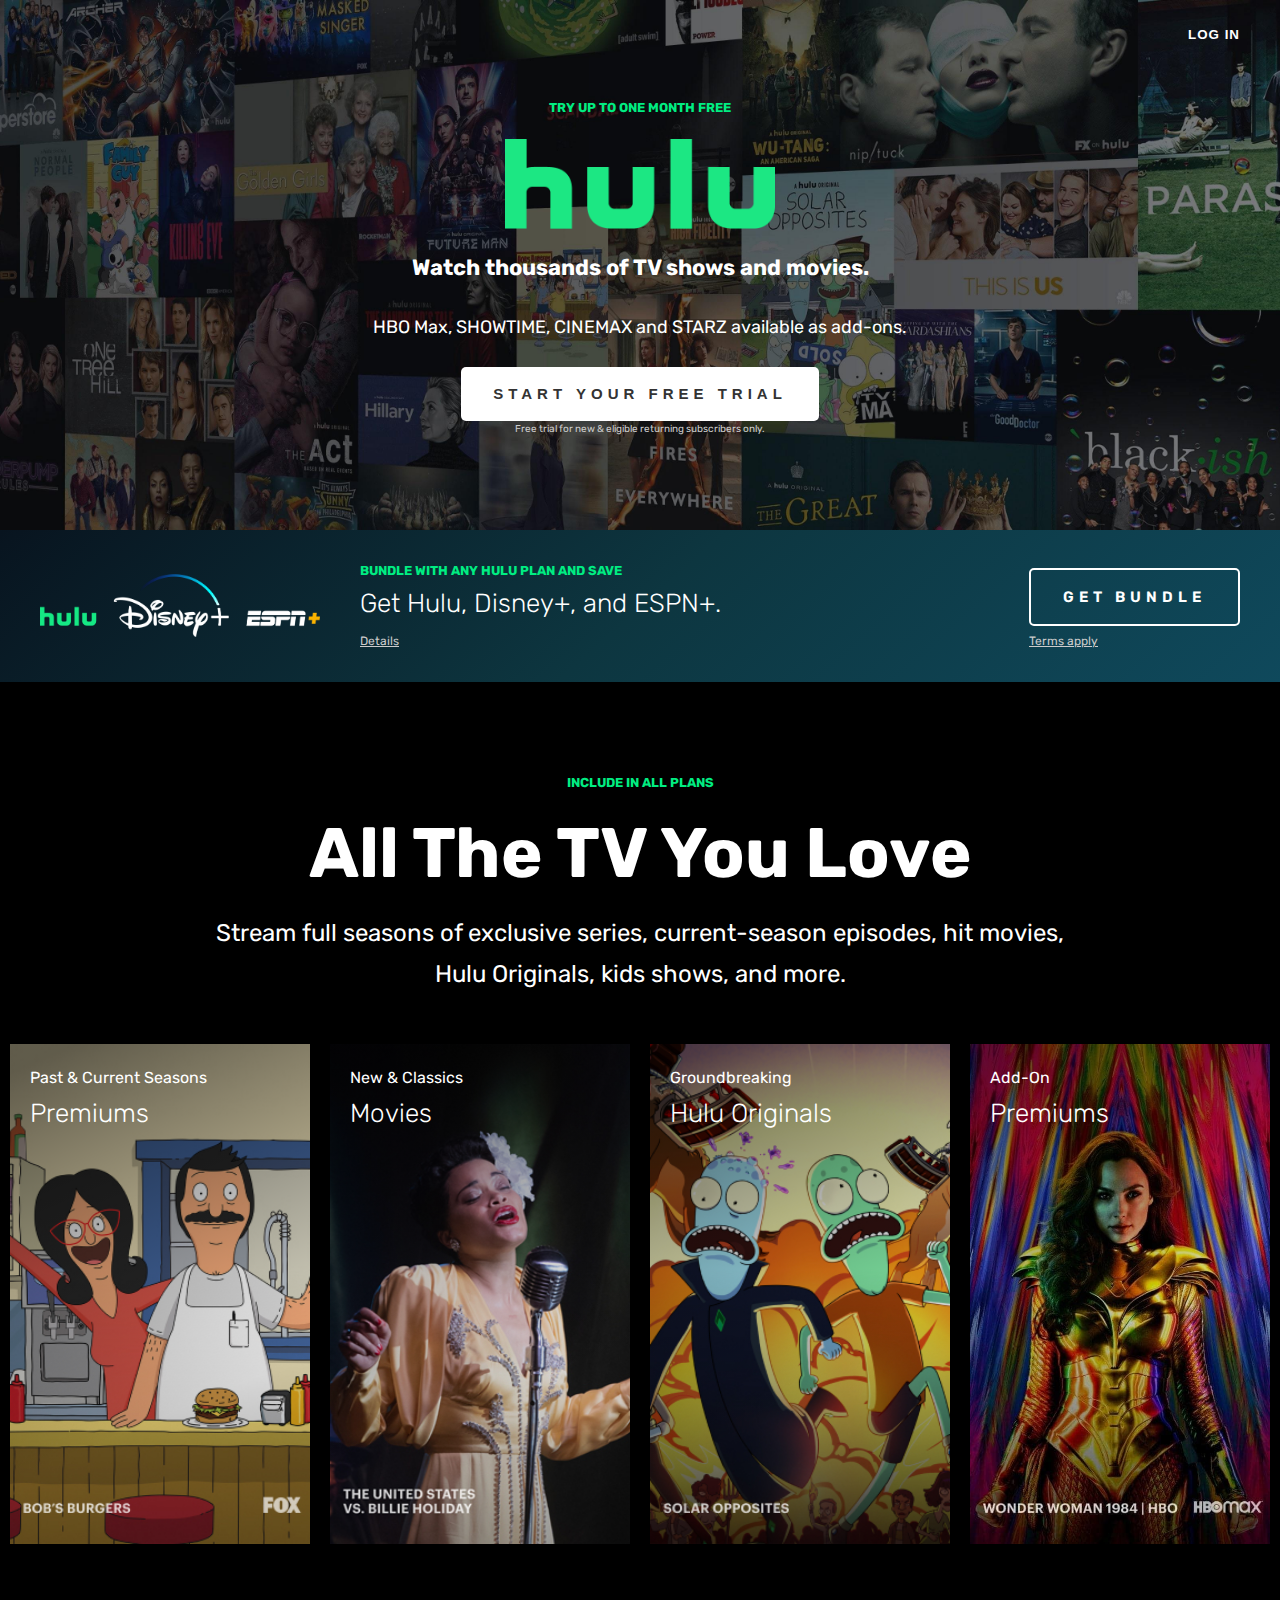
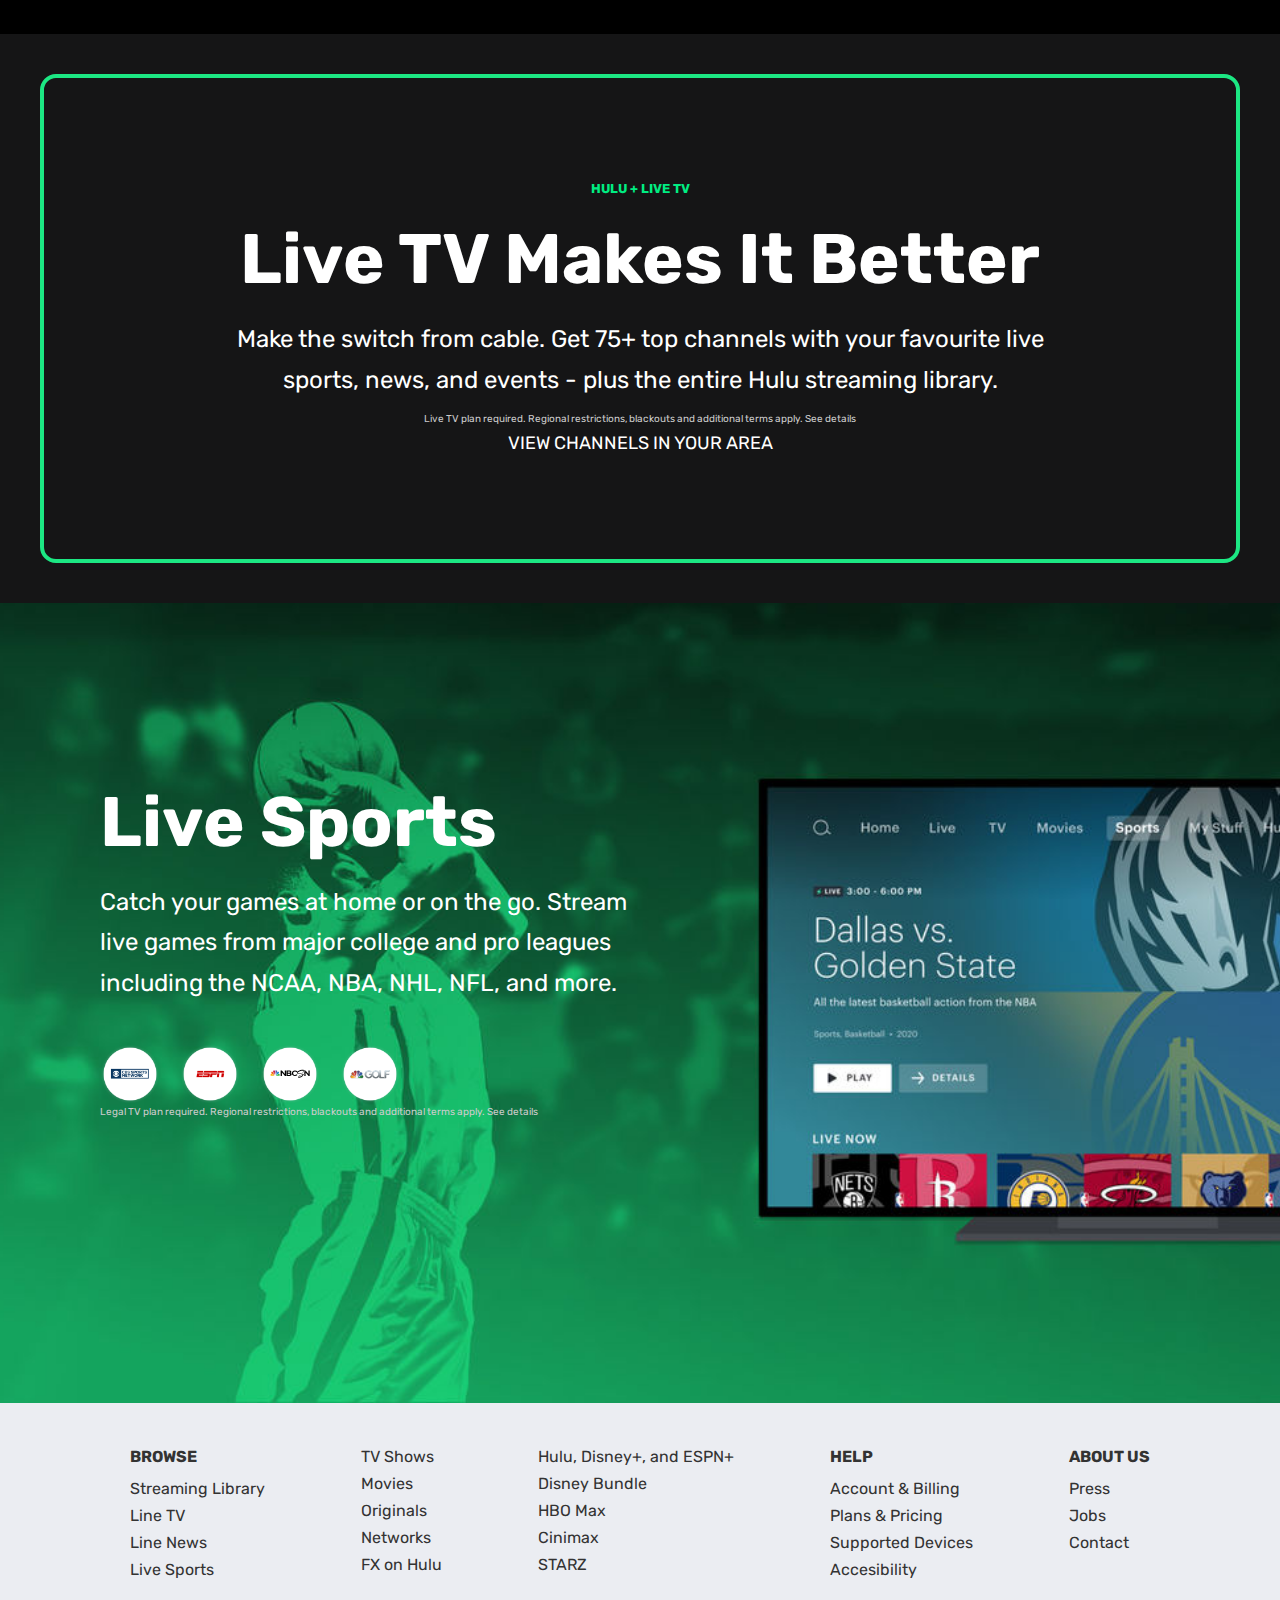
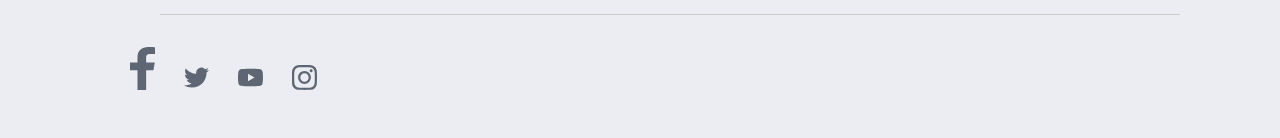
<file: index.html>
<!DOCTYPE html>
<html lang="en">

<head>
    <!---https://www.youtube.com/watch?v=9OVLaEjY-Rc--->
    <meta charset="UTF-8" />
    <meta name="viewport" content="width=device-width, initial-scale=1.0" />
    <meta http-equiv="X-UA-Compatible" content="ie=edge" />
    <title>Hulu</title>
    <!-- Remote style sheet -->
    <link rel="stylesheet" href="style/styles.css">
    <link rel="shortcut icon" href="#">
</head>

<body>
    <header class="header">
        <nav>
            <ul>
                <li>
                    <button class="login-btn">Log In</button>
                </li>
            </ul>
        </nav>

        <div class="header-content">
            <h4>Try up to one month free</h4>
            <img src="img/logo.png" alt="Hulu" class="logo">
            <div class="header-text-1">
                Watch thousands of TV shows and movies.
            </div>

            <div class="header-text-2">
                HBO Max, SHOWTIME, CINEMAX and STARZ available as add-ons.
            </div>
            <button class="btn btn-cta">Start Your Free Trial</button>
            <div class="legal-text">Free trial for new & eligible returning subscribers only.</div>
        </div>
    </header>

    <section class="sub-header">
        <img src="img/logos.png" alt="">
        <div>
            <h4>Bundle with any Hulu plan and save</h4>
            <h3>Get Hulu, Disney+, and ESPN+.</h3>
            <a href="#" class="sub-link">Details</a>
        </div>
        <div>
            <a href="#" class="btn btn-outline">Get Bundle</a>
            <a href="#" class="sub-link">Terms apply</a>
        </div>
    </section>

    <section class="categories">
        <h4>Include in all plans</h4>
        <div class="text-xl">All The TV You Love</div>
        <div class="sub-text">
            Stream full seasons of exclusive series, current-season episodes, hit movies, Hulu Originals, kids shows, and more.
        </div>

        <div class="covers">
            <div class="cover-1">
                <div class="cover-grad">
                    <div class="cover-text">
                        <div class="sub-title">Past & Current Seasons</div>
                        <h3>Premiums</h3>
                    </div>
                </div>
            </div>
            <div class="cover-2">
                <div class="cover-grad">
                    <div class="cover-text">
                        <div class="sub-title">New & Classics</div>
                        <h3>Movies</h3>
                    </div>
                </div>
            </div>
            <div class="cover-3">
                <div class="cover-grad">
                    <div class="cover-text">
                        <div class="sub-title">Groundbreaking</div>
                        <h3>Hulu Originals</h3>
                    </div>
                </div>
            </div>
            <div class="cover-4">
                <div class="cover-grad">
                    <div class="cover-text">
                        <div class="sub-title">Add-On</div>
                        <h3>Premiums</h3>
                    </div>
                </div>
            </div>
        </div>
    </section>

    <section class="live">
        <div class="live-border">
            <h4>Hulu + Live TV</h4>
            <div class="text-xl">Live TV Makes It Better</div>
            <div class="sub-text">Make the switch from cable. Get 75+ top channels with your favourite live sports, news, and events - plus the entire Hulu streaming library.
            </div>
            <div class="legal-text">Live TV plan required. Regional restrictions, blackouts and additional terms apply. See details
            </div>
            <a href="#">View Channels In Your Area</a>
        </div>
    </section>

    <section class="live-sports">
        <div class="live-sports-content">
            <div class="text-xl">
                Live Sports
            </div>
            <div class="sub-text">
                Catch your games at home or on the go. Stream live games from major college and pro leagues including the NCAA, NBA, NHL, NFL, and more.
            </div>
            <div class="live-sports-logos">
                <div>
                    <img src="img/live-sports-logo-1.png" alt="">
                </div>
                <div>
                    <img src="img/live-sports-logo-2.png" alt="">
                </div>
                <div>
                    <img src="img/live-sports-logo-3.svg" alt="">
                </div>
                <div>
                    <img src="img/live-sports-logo-4.png" alt="">
                </div>
            </div>
            <div class="legal-text">
                Legal TV plan required. Regional restrictions, blackouts and additional terms apply. See details
            </div>
        </div>
    </section>

    <footer class="footer">
        <div class="footer-container">
            <div class="footer-lists">
                <ul>
                    <li class="list-head">BROWSE</li>
                    <li><a href="#" class="">Streaming Library</a></li>
                    <li><a href="#" class="">Line TV</a></li>
                    <li><a href="#" class="">Line News</a></li>
                    <li><a href="#" class="">Live Sports</a></li>
                </ul>
                <ul>
                    <li><a href="#" class="">TV Shows</a></li>
                    <li><a href="#" class="">Movies</a></li>
                    <li><a href="#" class="">Originals</a></li>
                    <li><a href="#" class="">Networks</a></li>
                    <li><a href="#" class="">FX on Hulu</a></li>
                </ul>
                <ul>
                    <li><a href="#" class="">Hulu, Disney+, and ESPN+</a></li>
                    <li><a href="#" class="">Disney Bundle</a></li>
                    <li><a href="#" class="">HBO Max</a></li>
                    <li><a href="#" class="">Cinimax</a></li>
                    <li><a href="#" class="">STARZ</a></li>
                </ul>
                <ul>
                    <li class="list-head">HELP</li>
                    <li><a href="#" class="">Account & Billing</a></li>
                    <li><a href="#" class="">Plans & Pricing</a></li>
                    <li><a href="#" class="">Supported Devices</a></li>
                    <li><a href="#" class="">Accesibility</a></li>
                </ul>
                <ul>
                    <li class="list-head">About Us</li>
                    <li><a href="#" class="">Press</a></li>
                    <li><a href="#" class="">Jobs</a></li>
                    <li><a href="#" class="">Contact</a></li>
                </ul>

            </div>
            <div class="divider"></div>
            <div class="social-icons">
                <a href="#"><img src="img/facebook.svg" alt=""></a>
                <a href="#"><img src="img/twitter.svg" alt=""></a>
                <a href="#"><img src="img/youtube.svg" alt=""></a>
                <a href="#"><img src="img/instagram.svg" alt=""></a>
            </div>
        </div>
    </footer>


    <div class="modal">
        <div class="modal-box">
            <div class="modal-body">
                <h3>Log In</h3>
                <form>
                    <div class="form-control">
                        <label for="email">Email</label>
                        <input type="email" id="email">
                    </div>
                    <div class="form-control">
                        <label for="password">Password</label>
                        <input type="password" id="password">
                    </div>
                    <p><a href="#">Forgot Your Email Or Password</a></p>
                    <button class="btn btn-dark">Log In</button>
                </form>

            </div>
            <div class="modal-footer">
                <p>Don't have an accout? <a href="#">Start your free account.</a></p>

            </div>
            <img src="img/close.svg" alt="close" class="close">
        </div>
    </div>

    <script src="js/main.js"></script>
</body>

</html>
</file>
<file: style/styles.css>
@import url('https://fonts.googleapis.com/css2?family=Rubik:wght@300;400;600;700&display=swap');
* {
    box-sizing: border-box;
    margin: 0;
    padding: 0;
}

html,
body {
    font-family: 'Rubik', sans-serif;
    background: #000;
    color: #fff;
    line-height: 1.7;
    overflow: auto;
}

a {
    color: #fff;
    text-decoration: none;
}

a:hover {
    color: #ccc;
}

ul {
    list-style-type: none;
}

img {
    width: 100%;
}

h3 {
    font-size: 26px;
    font-weight: 300;
}

h4 {
    color: #00ed82;
    font-size: 13px;
    text-transform: uppercase;
}


/*header*/

.btn {
    display: inline-block;
    background: #fff;
    color: #333;
    min-width: 135px;
    padding: 20px 32px;
    font-size: 15px;
    font-weight: 600;
    line-height: 14px;
    border: none;
    border-radius: 5px;
    letter-spacing: 5px;
    cursor: pointer;
    text-transform: uppercase;
}

.btn-cta:hover {
    opacity: 0.8;
}

.btn-outline {
    background: none;
    color: #fff;
    border: 2px solid;
}

.btn-outline:hover {
    color: #fff;
    border-color: #ccc;
}

.btn-dark {
    background: #000;
    color: #fff;
}

.legal-text {
    font-size: 10px;
    color: #ccc;
}

.sub-link {
    display: block;
    color: #ccc;
    font-size: 12px;
    margin-top: 5px;
    text-decoration: underline;
}

.text-xl {
    font-size: 70px;
    font-weight: bold;
}

.sub-text {
    max-width: 850px;
    margin-bottom: 10px;
    font-size: 24px;
}

.header {
    height: 530px;
    background: url(../img/header.jpg) no-repeat center center / cover;
}

.header nav {
    display: flex;
    justify-content: flex-end;
    padding: 20px 40px;
    z-index: 2;
    position: relative;
}

header nav .login-btn {
    cursor: pointer;
    background: none;
    border: none;
    color: #fff;
    font-weight: bold;
    text-transform: uppercase;
    letter-spacing: 1px;
}

.header .logo {
    width: 270px;
    margin: 20px;
}

.header .header-content {
    display: flex;
    flex-direction: column;
    justify-content: flex-start;
    align-items: center;
    margin-top: 30px;
}

.header .header-text-1 {
    font-size: 22px;
    font-weight: bold;
}

.header .header-text-2 {
    font-size: 18px;
    margin: 25px 0;
}

.header::after {
    content: '';
    position: absolute;
    top: 0;
    left: 0;
    width: 100%;
    width: 180px;
    z-index: 1;
    background: linear-gradient( 180deg, rgba(0, 0, 0, 0.76) 15.54%, rgba(0, 0, 0, 0.192) 60.23%), rgba(0, 0, 0, 8e-5)100%;
}

.sub-header {
    display: grid;
    grid-template-columns: 2fr 4fr 2fr;
    gap: 40px;
    align-items: center;
    padding: 30px 40px;
    background: linear-gradient( 318.68deg, #0f495c 0%, #0d3640 49.72%, #08141f 100%);
}

.sub-header>div:last-of-type {
    justify-self: end;
    align-self: end;
}

.sub-header>div:last-of-type.sub-link {
    text-align: center;
}

.categories {
    display: flex;
    flex-direction: column;
    justify-content: center;
    align-items: center;
    text-align: center;
    padding: 90px 40px;
}

.categories .covers {
    display: grid;
    grid-template-columns: repeat(4, 1fr);
    gap: 20px;
    margin-top: 40px;
}

.categories .covers>div {
    height: 500px;
    width: 300px;
    position: relative;
}

.categories .cover-grad {
    position: absolute;
    background: linear-gradient( 156.82deg, rgba(0, 0, 0, 0.6) 4.58%, rgba(0, 0, 0, 0) 69.81%);
    top: 0;
    left: 0;
    width: 100%;
    height: 100%;
    background: linear-gradient( 24.5deg, rgba(0, 0, 0, 0.6) 4.58%, rgba(0, 0, 0, 0) 69.61%), linear-gradient(24.5deg, rgba(0, 0, 0, 0.2) 4, 71%, rgba(0, 0, 0, 0) 71.49%);
}

.categories .cover-text {
    position: absolute;
    top: 20px;
    left: 20px;
    text-align: left;
}

.categories .cover-1 {
    background: url('../img/cover-1.jpg') no-repeat center center / cover;
}

.categories .cover-2 {
    background: url('../img/cover-2.jpg') no-repeat center center / cover;
}

.categories .cover-3 {
    background: url('../img/cover-3.jpg') no-repeat center center / cover;
}

.categories .cover-4 {
    background: url('../img/cover-4.jpg') no-repeat center center / cover;
}

.live {
    background: #151516;
    padding: 40px;
}

.live a {
    text-transform: uppercase;
    font-size: 18px;
}

.live-border {
    border: 4px solid #1ce783;
    border-radius: 16px;
    padding: 100px;
    display: flex;
    flex-direction: column;
    align-items: center;
    justify-content: center;
    text-align: center;
}


/*Live Sports*/

.live-sports {
    background: url(../img/live-sports.jpg) no-repeat center center / cover;
    height: 800px;
    position: relative;
}

.live-sports-content {
    position: absolute;
    top: 160px;
    left: 100px;
    max-width: 550px;
}

.live-sports-logos {
    width: 300px;
    margin-top: 40px;
    display: flex;
    align-items: center;
    justify-content: space-between;
}

.live-sports-logos>div {
    background: url(../img/network-logo-bg.png) no-repeat center center/ cover;
    height: 60px;
    width: 60px;
    display: flex;
    justify-content: center;
    align-items: center;
}

.live-sports-logos img {
    width: 40px;
}


/*Footer*/

.footer {
    background: #ebedf2;
    color: #333;
}

.footer a {
    color: #333;
}

.footer-container {
    max-width: 1100px;
    margin: auto;
    padding: 40px;
}

.footer-lists {
    display: flex;
    justify-content: space-between;
}

.footer-lists .list-head {
    text-transform: uppercase;
    font-weight: bold;
    margin-bottom: 5px;
}

.divider {
    width: 100%;
    height: 3px;
    border-top: 1px #ccc solid;
    margin: 30px;
}

.social-icons img {
    width: 25px;
    min-height: 25px;
    margin-right: 25px;
}


/*Modal*/

.modal {
    display: none;
    position: fixed;
    top: 0;
    left: 0;
    z-index: 1;
    height: 100%;
    width: 100%;
    background: rgba(0, 0, 0, 0.5);
}

.modal-box {
    margin: 10% auto;
    width: 400px;
    background: #fff;
    color: #333;
    position: relative;
    animation: modalopen 1s;
}

@keyframes modalopen {
    from {
        opacity: 0;
    }
    to {
        opacity: 100%;
    }
}

.modal-body {
    padding: 50px;
}

.modal-body h3 {
    font-weight: bold;
}

.modal-body .btn {
    width: 100%;
    margin-top: 30px;
}

.modal .close {
    cursor: pointer;
    height: 23px;
    width: 23px;
    position: absolute;
    top: 20px;
    right: 20px;
}

.modal .modal-footer {
    background: #f7f7f9;
    color: #333;
    padding: 20px 0;
    border-top: #eee 1px solid;
    text-align: center;
}

.modal .modal-footer a {
    color: steelblue;
}

.form-control {
    margin: 20px 0;
}

.form-control label {
    display: block;
    text-transform: uppercase;
}

.form-control input {
    width: 100%;
    border: 2px #ccc solid;
    border-radius: 5px;
    height: 50px;
    padding: 5px;
}

@media(max-width: 1100px) {
    .categories .covers {
        grid-template-columns: 1fr 1fr;
    }
}

@media(max-width: 768px) {
    .header .logo {
        width: 200px;
    }
    .header .header-content {
        text-align: center;
        padding: 0 20px;
    }
    .sub-header {
        grid-template-columns: 1fr;
        text-align: center;
        gap: 20px;
    }
    .header .header-text-2 {
        display: none;
    }
    .header .header-text-1 {
        margin-bottom: 40px;
    }
    .sub-header img {
        width: 250px;
        margin: auto;
    }
    .sub-header>div:last-of-type {
        justify-self: center;
        align-self: center;
    }
    .text-xl {
        line-height: 1.3;
        font-size: 40px;
    }
    .sub-text {
        font-size: 20px;
    }
    .categories .covers {
        grid-template-columns: 1fr;
    }
    .live-border {
        padding: 30px 10px;
    }
    .live-sports {
        background: url(/img/live-sports-small.jpg) no-repeat center center / cover;
    }
    .live-sports-content {
        top: 30px;
        left: 30px;
        margin-top: 60px;
    }
    .footer-lists {
        flex-direction: column;
    }
}
</file>
